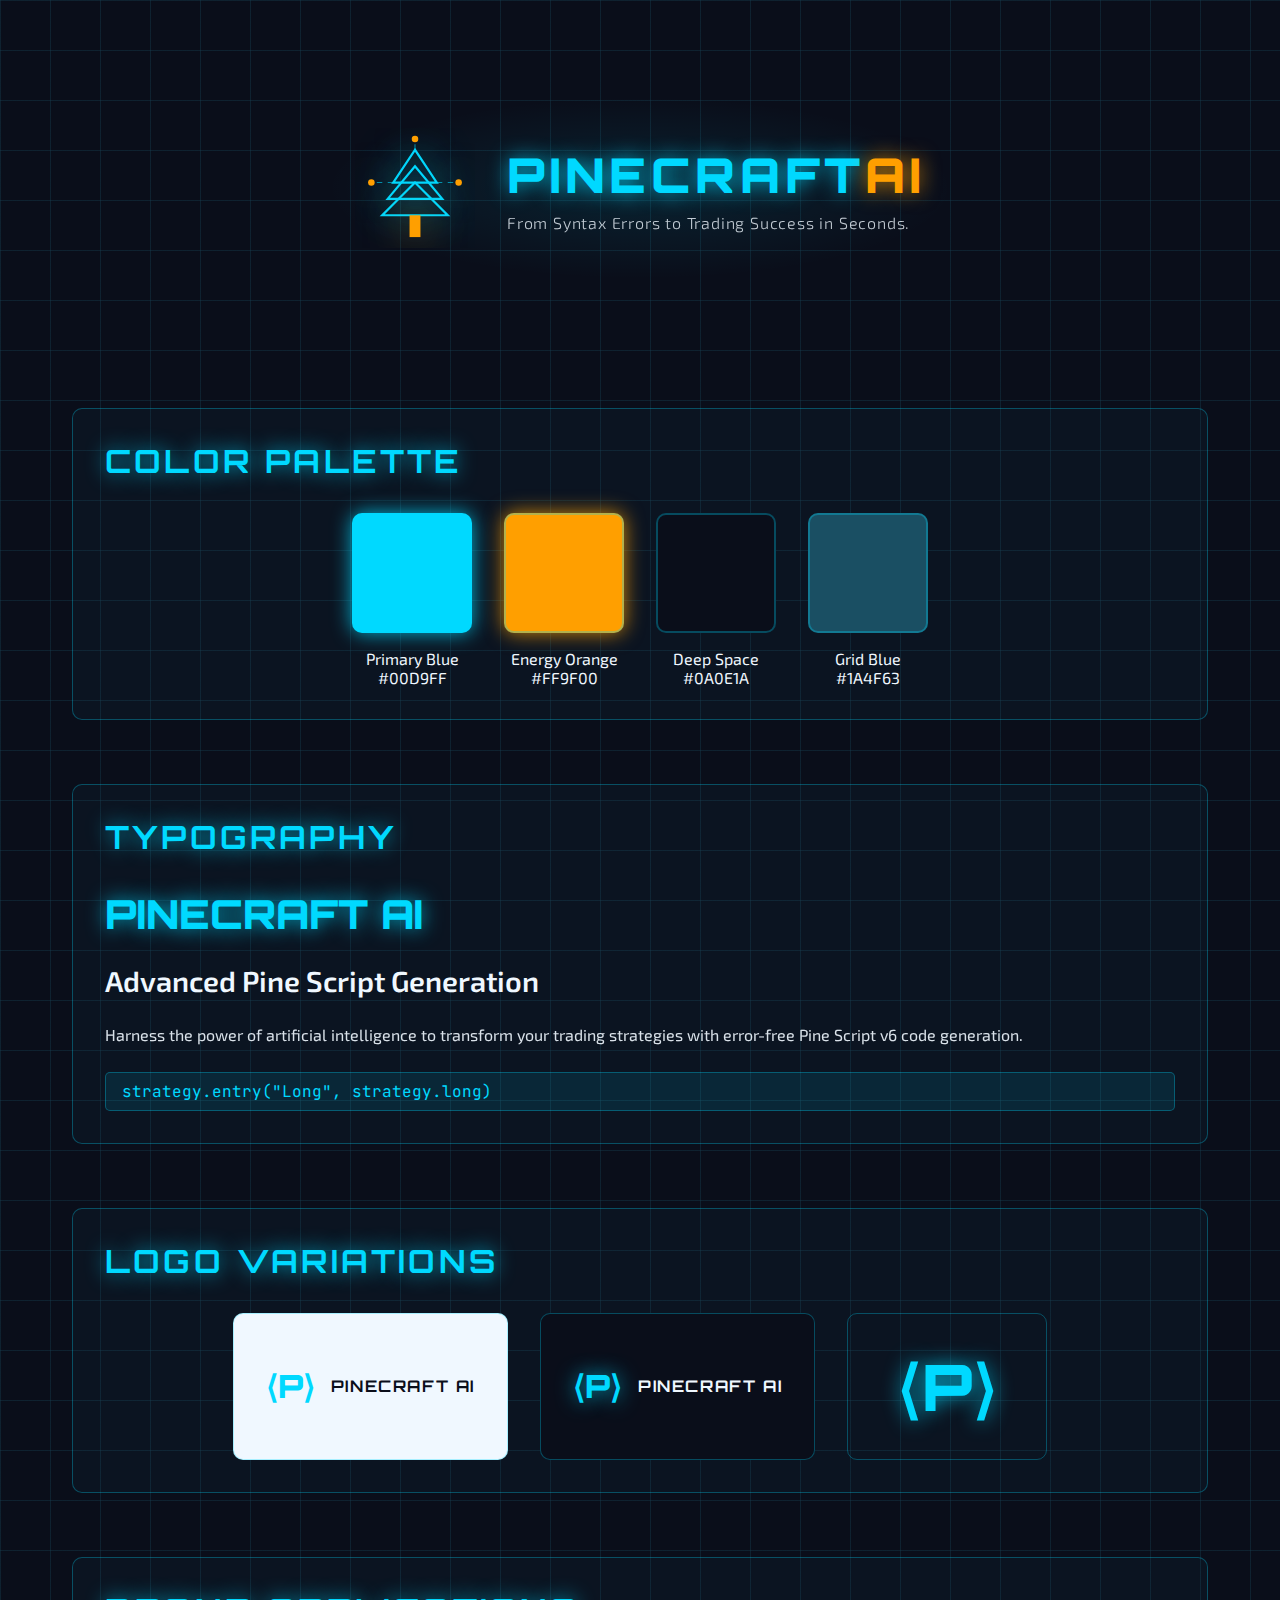
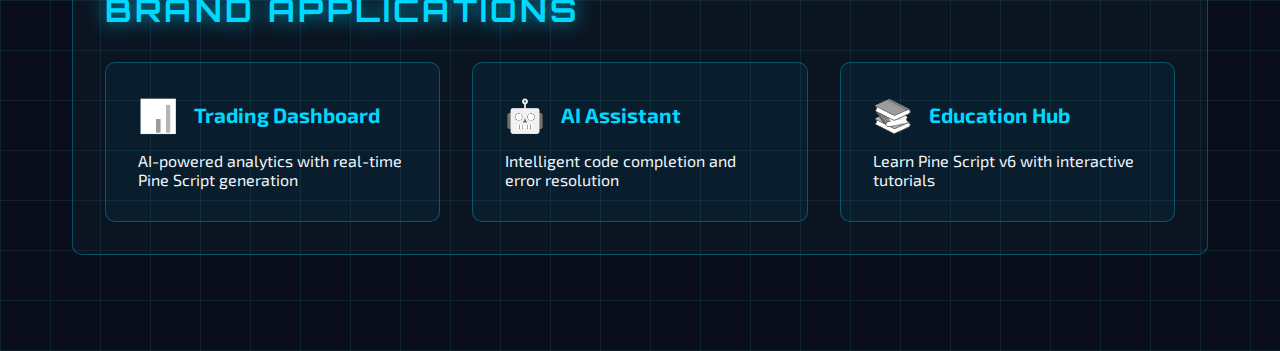
<file: PineCraft AI Branding/pinecraft-ai-branding.html>
<!DOCTYPE html>
<html lang="en">
<head>
    <meta charset="UTF-8">
    <meta name="viewport" content="width=device-width, initial-scale=1.0">
    <title>PineCraft AI - Branding Showcase</title>
    <link rel="stylesheet" href="pinecraft-styles.css">
</head>
<body>
    <div class="grid-background">
        <div class="container">
            <!-- Logo Section -->
            <div class="logo-container">
                <div class="logo" style="max-width: 700px;">
                    <div class="pine-icon">
                        <svg viewBox="0 -10 100 110" class="pine-svg">
                            <!-- Geometric Pine Tree -->
                            <polygon points="50,10 30,40 70,40" class="pine-top"/>
                            <polygon points="50,25 25,55 75,55" class="pine-middle"/>
                            <polygon points="50,40 20,70 80,70" class="pine-bottom"/>
                            <rect x="45" y="70" width="10" height="20" class="pine-trunk"/>
                            
                            <!-- Circuit patterns -->
                            <line x1="50" y1="10" x2="50" y2="0" class="circuit-line"/>
                            <line x1="30" y1="40" x2="10" y2="40" class="circuit-line"/>
                            <line x1="70" y1="40" x2="90" y2="40" class="circuit-line"/>
                            
                            <!-- Data nodes -->
                            <circle cx="50" cy="0" r="3" class="data-node"/>
                            <circle cx="10" cy="40" r="3" class="data-node"/>
                            <circle cx="90" cy="40" r="3" class="data-node"/>
                        </svg>
                    </div>
                    <div class="logo-text">
                        <h1 class="company-name">PINECRAFT<span class="ai-accent">AI</span></h1>
                        <p class="tagline">From Syntax Errors to Trading Success in Seconds.</p>
                    </div>
                </div>
            </div>

            <!-- Color Palette -->
            <div class="section">
                <h2 class="section-title">Color Palette</h2>
                <div class="color-palette">
                    <div class="color-swatch primary">
                        <div class="color-box"></div>
                        <p>Primary Blue<br/>#00D9FF</p>
                    </div>
                    <div class="color-swatch secondary">
                        <div class="color-box"></div>
                        <p>Energy Orange<br/>#FF9F00</p>
                    </div>
                    <div class="color-swatch dark">
                        <div class="color-box"></div>
                        <p>Deep Space<br/>#0A0E1A</p>
                    </div>
                    <div class="color-swatch accent">
                        <div class="color-box"></div>
                        <p>Grid Blue<br/>#1A4F63</p>
                    </div>
                </div>
            </div>

            <!-- Typography -->
            <div class="section">
                <h2 class="section-title">Typography</h2>
                <div class="typography-showcase">
                    <h1 class="display-font">PINECRAFT AI</h1>
                    <h2 class="heading-font">Advanced Pine Script Generation</h2>
                    <p class="body-font">Harness the power of artificial intelligence to transform your trading strategies with error-free Pine Script v6 code generation.</p>
                    <code class="code-font">strategy.entry("Long", strategy.long)</code>
                </div>
            </div>

            <!-- Logo Variations -->
            <div class="section">
                <h2 class="section-title">Logo Variations</h2>
                <div class="logo-variations">
                    <div class="logo-variant light-bg">
                        <div class="mini-logo">
                            <span class="logo-mark">⟨P⟩</span>
                            <span class="logo-text-small">PINECRAFT AI</span>
                        </div>
                    </div>
                    <div class="logo-variant dark-bg">
                        <div class="mini-logo">
                            <span class="logo-mark">⟨P⟩</span>
                            <span class="logo-text-small">PINECRAFT AI</span>
                        </div>
                    </div>
                    <div class="logo-variant icon-only">
                        <span class="logo-mark-large">⟨P⟩</span>
                    </div>
                </div>
            </div>

            <!-- Brand Applications -->
            <div class="section">
                <h2 class="section-title">Brand Applications</h2>
                <div class="applications">
                    <div class="app-card">
                        <div class="card-header">
                            <span class="icon">📊</span>
                            <h3>Trading Dashboard</h3>
                        </div>
                        <p>AI-powered analytics with real-time Pine Script generation</p>
                    </div>
                    <div class="app-card">
                        <div class="card-header">
                            <span class="icon">🤖</span>
                            <h3>AI Assistant</h3>
                        </div>
                        <p>Intelligent code completion and error resolution</p>
                    </div>
                    <div class="app-card">
                        <div class="card-header">
                            <span class="icon">📚</span>
                            <h3>Education Hub</h3>
                        </div>
                        <p>Learn Pine Script v6 with interactive tutorials</p>
                    </div>
                </div>
            </div>
        </div>
    </div>
</body>
</html>
</file>
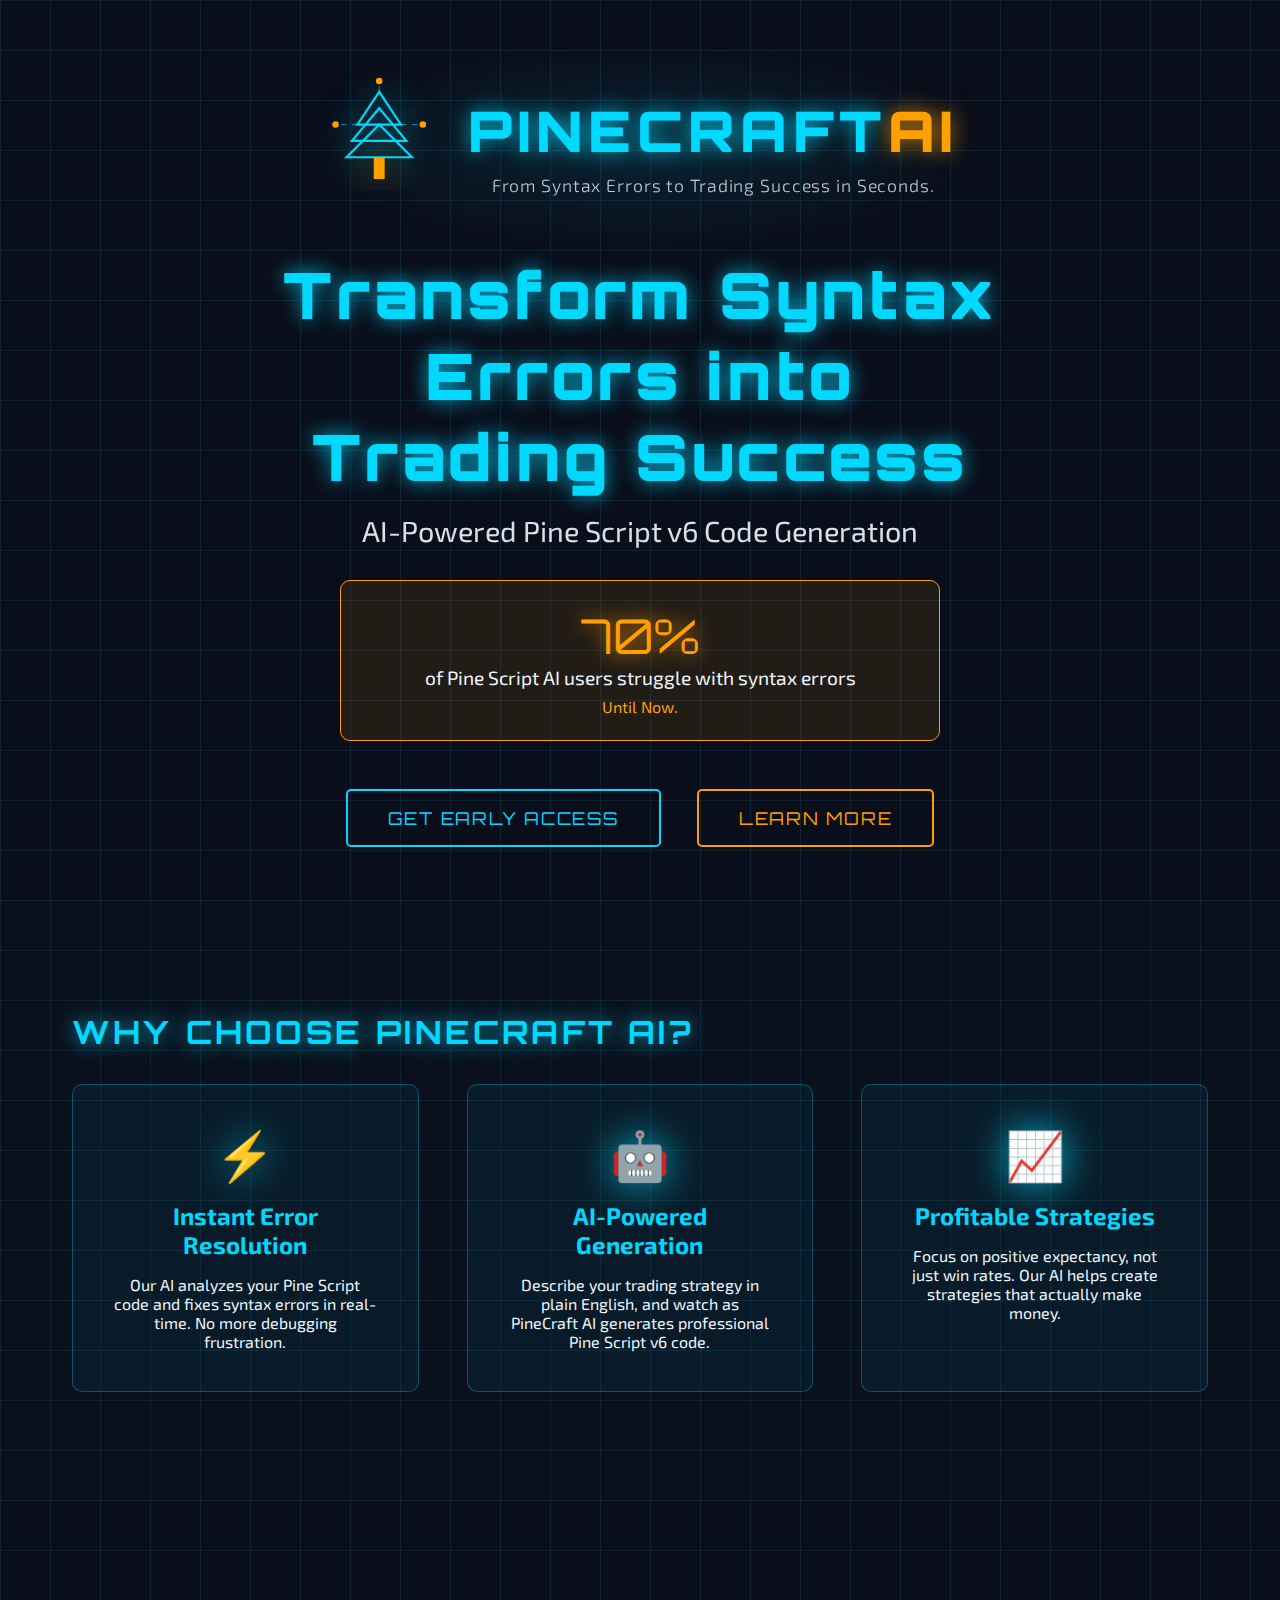
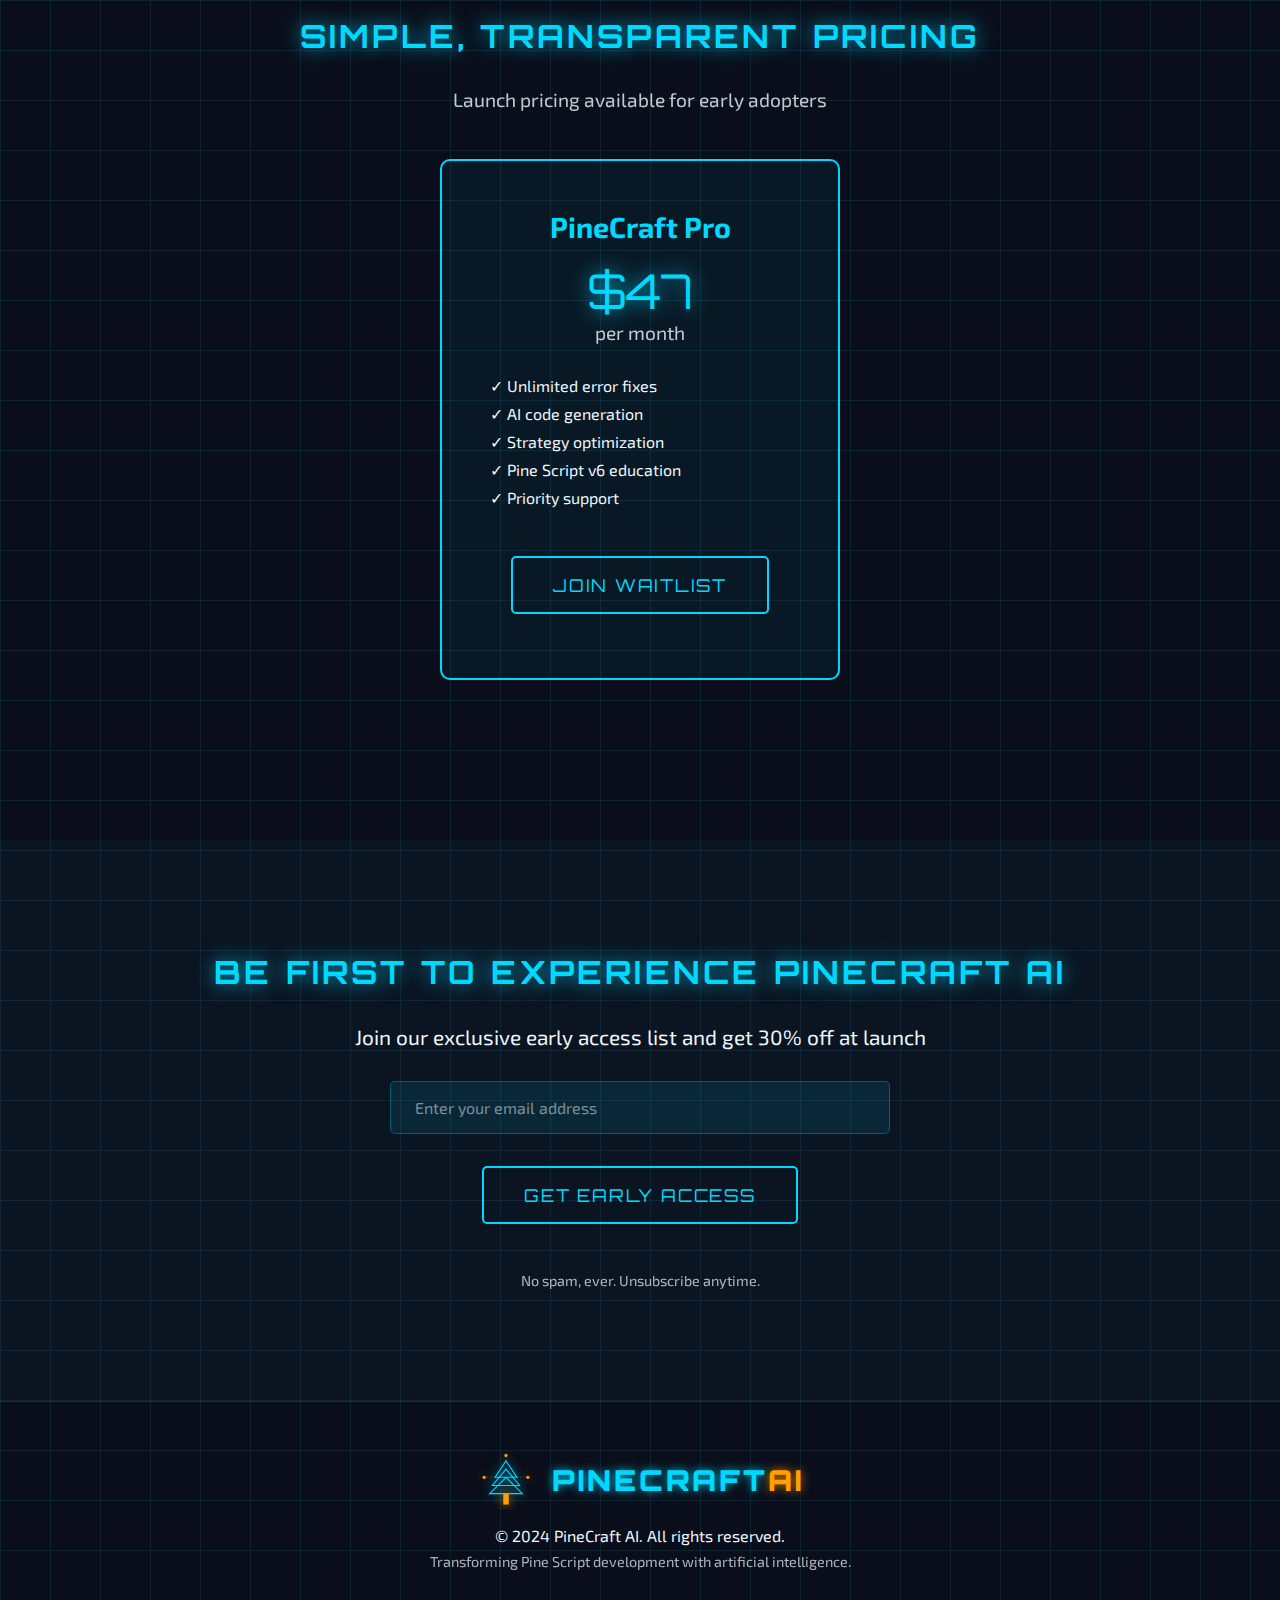
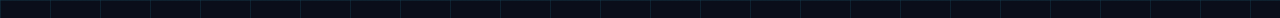
<file: PineCraft AI Landing Page/pinecraft-landing-page.html>
<!DOCTYPE html>
<html lang="en">
<head>
    <meta charset="UTF-8">
    <meta name="viewport" content="width=device-width, initial-scale=1.0">
    <title>PineCraft AI - Transform Pine Script Errors into Trading Success</title>
    <meta name="description" content="AI-powered Pine Script v6 code generation. Fix syntax errors instantly and create profitable trading strategies in seconds.">
    
    <!-- Branding CSS -->
    <link rel="stylesheet" href="../PineCraft AI Branding/pinecraft-styles.css">
    
    <!-- Additional Landing Page Styles -->
    <style>
        /* Smooth scrolling */
        html { scroll-behavior: smooth; }
        
        /* Hero Section */
        .hero {
            min-height: 100vh;
            display: flex;
            align-items: center;
            justify-content: center;
            text-align: center;
            position: relative;
            overflow: hidden;
        }
        
        .hero-content {
            z-index: 10;
            max-width: 800px;
            padding: 2rem;
        }
        
        .hero-title {
            font-family: var(--font-display);
            font-size: clamp(2.5rem, 5vw, 4rem);
            font-weight: 900;
            color: var(--primary-blue);
            text-shadow: var(--blue-glow);
            margin-bottom: 1rem;
            letter-spacing: 0.05em;
        }
        
        .hero-subtitle {
            font-family: var(--font-heading);
            font-size: clamp(1.2rem, 3vw, 1.8rem);
            color: var(--electric-white);
            margin-bottom: 2rem;
            opacity: 0.9;
        }
        
        .stat-highlight {
            background: rgba(255, 159, 0, 0.1);
            border: 1px solid var(--secondary-orange);
            border-radius: 10px;
            padding: 1.5rem;
            margin: 2rem auto;
            max-width: 600px;
        }
        
        .stat-number {
            font-family: var(--font-display);
            font-size: 3rem;
            color: var(--secondary-orange);
            text-shadow: var(--orange-glow);
        }
        
        /* CTA Button */
        .cta-button {
            display: inline-block;
            background: transparent;
            border: 2px solid var(--primary-blue);
            color: var(--primary-blue);
            padding: 1rem 2.5rem;
            font-family: var(--font-display);
            font-size: 1.1rem;
            text-transform: uppercase;
            letter-spacing: 0.1em;
            text-decoration: none;
            border-radius: 5px;
            transition: all 0.3s ease;
            cursor: pointer;
            margin: 1rem;
        }
        
        .cta-button:hover {
            background: var(--primary-blue);
            color: var(--deep-space);
            box-shadow: var(--blue-glow);
            transform: translateY(-2px);
        }
        
        .cta-button.secondary {
            border-color: var(--secondary-orange);
            color: var(--secondary-orange);
        }
        
        .cta-button.secondary:hover {
            background: var(--secondary-orange);
            box-shadow: var(--orange-glow);
        }
        
        /* Benefits Section */
        .benefits {
            padding: 5rem 2rem;
            background: rgba(26, 79, 99, 0.05);
        }
        
        .benefits-grid {
            display: grid;
            grid-template-columns: repeat(auto-fit, minmax(300px, 1fr));
            gap: 3rem;
            max-width: 1200px;
            margin: 0 auto;
        }
        
        .benefit-card {
            background: rgba(0, 217, 255, 0.05);
            border: 1px solid rgba(0, 217, 255, 0.3);
            border-radius: 10px;
            padding: 2.5rem;
            text-align: center;
            transition: all 0.3s ease;
            position: relative;
            overflow: hidden;
        }
        
        .benefit-card::before {
            content: '';
            position: absolute;
            top: 0;
            left: -100%;
            width: 100%;
            height: 2px;
            background: linear-gradient(90deg, transparent, var(--primary-blue), transparent);
            animation: scan-line 3s linear infinite;
        }
        
        .benefit-card:hover {
            transform: translateY(-10px);
            background: rgba(0, 217, 255, 0.1);
            box-shadow: 0 10px 30px rgba(0, 217, 255, 0.3);
        }
        
        .benefit-icon {
            font-size: 3rem;
            margin-bottom: 1rem;
            filter: drop-shadow(var(--blue-glow));
        }
        
        .benefit-title {
            font-family: var(--font-heading);
            font-size: 1.5rem;
            color: var(--primary-blue);
            margin-bottom: 1rem;
        }
        
        /* Pricing Preview */
        .pricing {
            padding: 5rem 2rem;
            text-align: center;
        }
        
        .pricing-card {
            max-width: 400px;
            margin: 3rem auto;
            background: rgba(0, 217, 255, 0.05);
            border: 2px solid var(--primary-blue);
            border-radius: 10px;
            padding: 3rem;
            position: relative;
            overflow: hidden;
        }
        
        .price {
            font-family: var(--font-display);
            font-size: 3rem;
            color: var(--primary-blue);
            text-shadow: var(--blue-glow);
        }
        
        .price-period {
            font-size: 1.2rem;
            color: var(--electric-white);
            opacity: 0.8;
        }
        
        /* Email Capture */
        .email-section {
            padding: 5rem 2rem;
            background: rgba(26, 79, 99, 0.1);
            text-align: center;
        }
        
        .email-form {
            max-width: 500px;
            margin: 2rem auto;
            display: flex;
            gap: 1rem;
            flex-wrap: wrap;
            justify-content: center;
        }
        
        .email-input {
            flex: 1;
            min-width: 250px;
            padding: 1rem 1.5rem;
            background: rgba(0, 217, 255, 0.1);
            border: 1px solid rgba(0, 217, 255, 0.3);
            border-radius: 5px;
            color: var(--electric-white);
            font-family: var(--font-body);
            font-size: 1rem;
            transition: all 0.3s ease;
        }
        
        .email-input:focus {
            outline: none;
            border-color: var(--primary-blue);
            box-shadow: 0 0 10px rgba(0, 217, 255, 0.3);
        }
        
        .email-input::placeholder {
            color: rgba(240, 248, 255, 0.5);
        }
        
        /* Footer */
        .footer {
            padding: 3rem 2rem;
            text-align: center;
            border-top: 1px solid rgba(0, 217, 255, 0.2);
        }
        
        /* Animations */
        @keyframes float {
            0%, 100% { transform: translateY(0); }
            50% { transform: translateY(-20px); }
        }
        
        .float-animation {
            animation: float 3s ease-in-out infinite;
        }
        
        /* Logo animations from branding */
        @keyframes pulse-blue {
            0%, 100% { opacity: 0.8; }
            50% { opacity: 1; }
        }
        
        @keyframes pulse-orange {
            0%, 100% { opacity: 0.8; }
            50% { opacity: 1; }
        }
        
        @keyframes circuit-flow {
            to { stroke-dashoffset: -10; }
        }
        
        .pine-top, .pine-middle, .pine-bottom {
            animation: pulse-blue 2s ease-in-out infinite;
        }
        
        .pine-trunk {
            animation: pulse-orange 2s ease-in-out infinite;
        }
        
        .circuit-line {
            animation: circuit-flow 2s linear infinite;
        }
        
        .data-node {
            animation: pulse-orange 1s ease-in-out infinite;
        }
    </style>
    
    <!-- Microsoft Clarity - Add your tracking code here -->
    <script type="text/javascript">
    /* 
    SETUP INSTRUCTIONS:
    1. Go to clarity.microsoft.com and sign up (it's free!)
    2. Create a new project for PineCraft AI
    3. Copy your tracking code and paste it here
    4. It will look something like this:
    
    (function(c,l,a,r,i,t,y){
        c[a]=c[a]||function(){(c[a].q=c[a].q||[]).push(arguments)};
        t=l.createElement(r);t.async=1;t.src="https://www.clarity.ms/tag/"+i;
        y=l.getElementsByTagName(r)[0];y.parentNode.insertBefore(t,y);
    })(window, document, "clarity", "script", "YOUR-PROJECT-ID");
    */
    </script>
</head>
<body>
    <div class="grid-background">
        <!-- Hero Section -->
        <section class="hero">
            <div class="hero-content">
                <div class="float-animation">
                    <div class="logo" style="max-width: 700px; margin: 0 auto;">
                        <div class="pine-icon" style="width: 120px; height: 120px; margin: 0 auto 2rem;">
                            <svg viewBox="0 -10 100 110" class="pine-svg" style="width: 100%; height: 100%;">
                                <!-- Geometric Pine Tree -->
                                <polygon points="50,10 30,40 70,40" class="pine-top" fill="none" stroke="#00D9FF" stroke-width="2" filter="drop-shadow(0 0 20px rgba(0, 217, 255, 0.8))"/>
                                <polygon points="50,25 25,55 75,55" class="pine-middle" fill="none" stroke="#00D9FF" stroke-width="2" filter="drop-shadow(0 0 20px rgba(0, 217, 255, 0.8))"/>
                                <polygon points="50,40 20,70 80,70" class="pine-bottom" fill="none" stroke="#00D9FF" stroke-width="2" filter="drop-shadow(0 0 20px rgba(0, 217, 255, 0.8))"/>
                                <rect x="45" y="70" width="10" height="20" class="pine-trunk" fill="#FF9F00" filter="drop-shadow(0 0 20px rgba(255, 159, 0, 0.8))"/>
                                
                                <!-- Circuit patterns -->
                                <line x1="50" y1="10" x2="50" y2="0" class="circuit-line" stroke="#00D9FF" stroke-width="1" stroke-dasharray="5,5" opacity="0.6"/>
                                <line x1="30" y1="40" x2="10" y2="40" class="circuit-line" stroke="#00D9FF" stroke-width="1" stroke-dasharray="5,5" opacity="0.6"/>
                                <line x1="70" y1="40" x2="90" y2="40" class="circuit-line" stroke="#00D9FF" stroke-width="1" stroke-dasharray="5,5" opacity="0.6"/>
                                
                                <!-- Data nodes -->
                                <circle cx="50" cy="0" r="3" class="data-node" fill="#FF9F00" filter="drop-shadow(0 0 20px rgba(255, 159, 0, 0.8))"/>
                                <circle cx="10" cy="40" r="3" class="data-node" fill="#FF9F00" filter="drop-shadow(0 0 20px rgba(255, 159, 0, 0.8))"/>
                                <circle cx="90" cy="40" r="3" class="data-node" fill="#FF9F00" filter="drop-shadow(0 0 20px rgba(255, 159, 0, 0.8))"/>
                            </svg>
                        </div>
                        <div class="logo-text" style="text-align: center;">
                            <h1 class="company-name" style="font-family: var(--font-display); font-size: 3.5rem; font-weight: 900; letter-spacing: 0.1em; margin-bottom: 0.5rem;">
                                <span style="color: #00D9FF; text-shadow: 0 0 20px rgba(0, 217, 255, 0.8);">PINECRAFT</span><span style="color: #FF9F00; text-shadow: 0 0 20px rgba(255, 159, 0, 0.8);">AI</span>
                            </h1>
                            <p class="tagline" style="font-family: var(--font-heading); font-size: 1.1rem; font-weight: 300; color: #F0F8FF; opacity: 0.8; letter-spacing: 0.05em;">
                                From Syntax Errors to Trading Success in Seconds.
                            </p>
                        </div>
                    </div>
                </div>
                
                <h1 class="hero-title">Transform Syntax Errors into Trading Success</h1>
                <p class="hero-subtitle">AI-Powered Pine Script v6 Code Generation</p>
                
                <div class="stat-highlight">
                    <p><span class="stat-number">70%</span></p>
                    <p style="color: var(--electric-white); font-size: 1.2rem;">of Pine Script AI users struggle with syntax errors</p>
                    <p style="color: var(--secondary-orange); margin-top: 0.5rem;">Until Now.</p>
                </div>
                
                <div>
                    <a href="#email-capture" class="cta-button">Get Early Access</a>
                    <a href="#benefits" class="cta-button secondary">Learn More</a>
                </div>
            </div>
        </section>
        
        <!-- Benefits Section -->
        <section id="benefits" class="benefits">
            <div class="container">
                <h2 class="section-title">Why Choose PineCraft AI?</h2>
                <div class="benefits-grid">
                    <div class="benefit-card">
                        <div class="benefit-icon">⚡</div>
                        <h3 class="benefit-title">Instant Error Resolution</h3>
                        <p>Our AI analyzes your Pine Script code and fixes syntax errors in real-time. No more debugging frustration.</p>
                    </div>
                    
                    <div class="benefit-card">
                        <div class="benefit-icon">🤖</div>
                        <h3 class="benefit-title">AI-Powered Generation</h3>
                        <p>Describe your trading strategy in plain English, and watch as PineCraft AI generates professional Pine Script v6 code.</p>
                    </div>
                    
                    <div class="benefit-card">
                        <div class="benefit-icon">📈</div>
                        <h3 class="benefit-title">Profitable Strategies</h3>
                        <p>Focus on positive expectancy, not just win rates. Our AI helps create strategies that actually make money.</p>
                    </div>
                </div>
            </div>
        </section>
        
        <!-- Pricing Preview -->
        <section id="pricing" class="pricing">
            <div class="container">
                <h2 class="section-title">Simple, Transparent Pricing</h2>
                <p style="font-size: 1.2rem; opacity: 0.8; margin-bottom: 2rem;">Launch pricing available for early adopters</p>
                
                <div class="pricing-card">
                    <h3 style="font-family: var(--font-heading); font-size: 1.8rem; color: var(--primary-blue); margin-bottom: 1rem;">PineCraft Pro</h3>
                    <div class="price">$47</div>
                    <div class="price-period">per month</div>
                    
                    <ul style="text-align: left; margin: 2rem 0; list-style: none;">
                        <li style="margin: 0.5rem 0;">✓ Unlimited error fixes</li>
                        <li style="margin: 0.5rem 0;">✓ AI code generation</li>
                        <li style="margin: 0.5rem 0;">✓ Strategy optimization</li>
                        <li style="margin: 0.5rem 0;">✓ Pine Script v6 education</li>
                        <li style="margin: 0.5rem 0;">✓ Priority support</li>
                    </ul>
                    
                    <a href="#email-capture" class="cta-button">Join Waitlist</a>
                </div>
            </div>
        </section>
        
        <!-- Email Capture Section -->
        <section id="email-capture" class="email-section">
            <div class="container">
                <h2 class="section-title">Be First to Experience PineCraft AI</h2>
                <p style="font-size: 1.3rem; margin-bottom: 2rem;">Join our exclusive early access list and get 30% off at launch</p>
                
                <!-- 
                EMAIL FORM SETUP OPTIONS:
                
                Choose ONE of these options and follow the instructions:
                
                OPTION 1 - ConvertKit:
                1. Sign up at convertkit.com
                2. Create a form
                3. Get the HTML embed code
                4. Replace the form below
                
                OPTION 2 - Mailchimp:
                1. Sign up at mailchimp.com
                2. Create an embedded form
                3. Copy the form code
                4. Replace the form below
                
                OPTION 3 - Tally Forms (Easiest!):
                1. Go to tally.so
                2. Create a simple email capture form
                3. Click "Share" and get the embed code
                4. Replace the form below
                -->
                
                <!-- Simple form placeholder - Replace with your email service -->
                <form class="email-form" action="#" method="post">
                    <input type="email" class="email-input" placeholder="Enter your email address" required>
                    <button type="submit" class="cta-button">Get Early Access</button>
                </form>
                
                <p style="font-size: 0.9rem; opacity: 0.7; margin-top: 1rem;">
                    No spam, ever. Unsubscribe anytime.
                </p>
            </div>
        </section>
        
        <!-- Footer -->
        <footer class="footer">
            <div style="max-width: 400px; margin: 0 auto;">
                <div style="display: flex; align-items: center; justify-content: center; gap: 1rem; margin-bottom: 1rem;">
                    <div style="width: 60px; height: 60px;">
                        <svg viewBox="0 -10 100 110" style="width: 100%; height: 100%;">
                            <!-- Geometric Pine Tree -->
                            <polygon points="50,10 30,40 70,40" fill="none" stroke="#00D9FF" stroke-width="2" filter="drop-shadow(0 0 10px rgba(0, 217, 255, 0.8))"/>
                            <polygon points="50,25 25,55 75,55" fill="none" stroke="#00D9FF" stroke-width="2" filter="drop-shadow(0 0 10px rgba(0, 217, 255, 0.8))"/>
                            <polygon points="50,40 20,70 80,70" fill="none" stroke="#00D9FF" stroke-width="2" filter="drop-shadow(0 0 10px rgba(0, 217, 255, 0.8))"/>
                            <rect x="45" y="70" width="10" height="20" fill="#FF9F00" filter="drop-shadow(0 0 10px rgba(255, 159, 0, 0.8))"/>
                            
                            <!-- Circuit patterns -->
                            <line x1="50" y1="10" x2="50" y2="0" stroke="#00D9FF" stroke-width="1" stroke-dasharray="3,3" opacity="0.6"/>
                            <line x1="30" y1="40" x2="10" y2="40" stroke="#00D9FF" stroke-width="1" stroke-dasharray="3,3" opacity="0.6"/>
                            <line x1="70" y1="40" x2="90" y2="40" stroke="#00D9FF" stroke-width="1" stroke-dasharray="3,3" opacity="0.6"/>
                            
                            <!-- Data nodes -->
                            <circle cx="50" cy="0" r="3" fill="#FF9F00" filter="drop-shadow(0 0 10px rgba(255, 159, 0, 0.8))"/>
                            <circle cx="10" cy="40" r="3" fill="#FF9F00" filter="drop-shadow(0 0 10px rgba(255, 159, 0, 0.8))"/>
                            <circle cx="90" cy="40" r="3" fill="#FF9F00" filter="drop-shadow(0 0 10px rgba(255, 159, 0, 0.8))"/>
                        </svg>
                    </div>
                    <div>
                        <h2 style="font-family: var(--font-display); font-size: 1.8rem; font-weight: 900; letter-spacing: 0.1em; margin: 0;">
                            <span style="color: #00D9FF; text-shadow: 0 0 10px rgba(0, 217, 255, 0.8);">PINECRAFT</span><span style="color: #FF9F00; text-shadow: 0 0 10px rgba(255, 159, 0, 0.8);">AI</span>
                        </h2>
                    </div>
                </div>
            </div>
            <p>&copy; 2024 PineCraft AI. All rights reserved.</p>
            <p style="font-size: 0.9rem; opacity: 0.7; margin-top: 0.5rem;">
                Transforming Pine Script development with artificial intelligence.
            </p>
        </footer>
    </div>
</body>
</html>
</file>
<file: PineCraft AI Branding/pinecraft-styles.css>
/* PineCraft AI - Tron Legacy Inspired Styles */

@import url('https://fonts.googleapis.com/css2?family=Orbitron:wght@400;700;900&family=Exo+2:wght@300;400;600&family=JetBrains+Mono:wght@400;600&display=swap');

:root {
    /* Primary Colors - Tron Legacy Inspired */
    --primary-blue: #00D9FF;
    --secondary-orange: #FF9F00;
    --deep-space: #0A0E1A;
    --grid-blue: #1A4F63;
    --electric-white: #F0F8FF;
    
    /* Glow Effects */
    --blue-glow: 0 0 20px rgba(0, 217, 255, 0.8);
    --orange-glow: 0 0 20px rgba(255, 159, 0, 0.8);
    
    /* Typography */
    --font-display: 'Orbitron', monospace;
    --font-heading: 'Exo 2', sans-serif;
    --font-body: 'Exo 2', sans-serif;
    --font-code: 'JetBrains Mono', monospace;
}

* {
    margin: 0;
    padding: 0;
    box-sizing: border-box;
}

body {
    background-color: var(--deep-space);
    color: var(--electric-white);
    font-family: var(--font-body);
    overflow-x: hidden;
}

/* Grid Background - Tron Style */
.grid-background {
    position: relative;
    min-height: 100vh;
    background-image: 
        linear-gradient(rgba(26, 79, 99, 0.3) 1px, transparent 1px),
        linear-gradient(90deg, rgba(26, 79, 99, 0.3) 1px, transparent 1px);
    background-size: 50px 50px;
    animation: grid-move 10s linear infinite;
}

@keyframes grid-move {
    0% { background-position: 0 0, 0 0; }
    100% { background-position: 50px 50px, 50px 50px; }
}

.container {
    max-width: 1200px;
    margin: 0 auto;
    padding: 2rem;
    position: relative;
}

/* Logo Container */
.logo-container {
    text-align: center;
    padding: 4rem 0;
    position: relative;
}

.logo {
    display: inline-flex;
    align-items: center;
    gap: 2rem;
    padding: 2rem;
    background: radial-gradient(ellipse at center, rgba(0, 217, 255, 0.1) 0%, transparent 70%);
    border-radius: 10px;
}

/* Pine Icon SVG Styling */
.pine-icon {
    width: 120px;
    height: 120px;
    position: relative;
}

.pine-svg {
    width: 100%;
    height: 100%;
}

.pine-top, .pine-middle, .pine-bottom {
    fill: none;
    stroke: var(--primary-blue);
    stroke-width: 2;
    filter: drop-shadow(var(--blue-glow));
    animation: pulse-blue 2s ease-in-out infinite;
}

.pine-trunk {
    fill: var(--secondary-orange);
    filter: drop-shadow(var(--orange-glow));
    animation: pulse-orange 2s ease-in-out infinite;
}

.circuit-line {
    stroke: var(--primary-blue);
    stroke-width: 1;
    stroke-dasharray: 5, 5;
    animation: circuit-flow 2s linear infinite;
    opacity: 0.6;
}

.data-node {
    fill: var(--secondary-orange);
    filter: drop-shadow(var(--orange-glow));
    animation: node-pulse 1s ease-in-out infinite;
}

@keyframes pulse-blue {
    0%, 100% { opacity: 0.8; }
    50% { opacity: 1; }
}

@keyframes pulse-orange {
    0%, 100% { opacity: 0.8; }
    50% { opacity: 1; }
}

@keyframes circuit-flow {
    to { stroke-dashoffset: -10; }
}

@keyframes node-pulse {
    0%, 100% { r: 3; opacity: 0.6; }
    50% { r: 4; opacity: 1; }
}

/* Logo Text */
.logo-text {
    text-align: left;
}

.company-name {
    font-family: var(--font-display);
    font-size: 3rem;
    font-weight: 900;
    letter-spacing: 0.1em;
    color: var(--primary-blue);
    text-shadow: var(--blue-glow);
    margin-bottom: 0.5rem;
}

.ai-accent {
    color: var(--secondary-orange);
    text-shadow: var(--orange-glow);
}

.tagline {
    font-family: var(--font-heading);
    font-size: 1rem;
    font-weight: 300;
    color: var(--electric-white);
    opacity: 0.8;
    letter-spacing: 0.05em;
}

/* Sections */
.section {
    margin: 4rem 0;
    padding: 2rem;
    background: rgba(26, 79, 99, 0.1);
    border: 1px solid rgba(0, 217, 255, 0.3);
    border-radius: 10px;
    position: relative;
    overflow: hidden;
}

.section::before {
    content: '';
    position: absolute;
    top: 0;
    left: -100%;
    width: 100%;
    height: 2px;
    background: linear-gradient(90deg, transparent, var(--primary-blue), transparent);
    animation: scan-line 3s linear infinite;
}

@keyframes scan-line {
    to { left: 100%; }
}

.section-title {
    font-family: var(--font-display);
    font-size: 2rem;
    font-weight: 700;
    color: var(--primary-blue);
    text-shadow: var(--blue-glow);
    margin-bottom: 2rem;
    text-transform: uppercase;
    letter-spacing: 0.1em;
}

/* Color Palette */
.color-palette {
    display: flex;
    gap: 2rem;
    flex-wrap: wrap;
    justify-content: center;
}

.color-swatch {
    text-align: center;
}

.color-box {
    width: 120px;
    height: 120px;
    border-radius: 10px;
    margin-bottom: 1rem;
    border: 2px solid rgba(0, 217, 255, 0.3);
    position: relative;
    overflow: hidden;
}

.primary .color-box {
    background: var(--primary-blue);
    box-shadow: var(--blue-glow);
}

.secondary .color-box {
    background: var(--secondary-orange);
    box-shadow: var(--orange-glow);
}

.dark .color-box {
    background: var(--deep-space);
}

.accent .color-box {
    background: var(--grid-blue);
}

/* Typography Showcase */
.typography-showcase {
    display: flex;
    flex-direction: column;
    gap: 1.5rem;
}

.display-font {
    font-family: var(--font-display);
    font-size: 2.5rem;
    font-weight: 900;
    color: var(--primary-blue);
    text-shadow: var(--blue-glow);
}

.heading-font {
    font-family: var(--font-heading);
    font-size: 1.8rem;
    font-weight: 600;
    color: var(--electric-white);
}

.body-font {
    font-family: var(--font-body);
    font-size: 1rem;
    line-height: 1.6;
    color: var(--electric-white);
    opacity: 0.9;
}

.code-font {
    font-family: var(--font-code);
    font-size: 1rem;
    background: rgba(0, 217, 255, 0.1);
    padding: 0.5rem 1rem;
    border-radius: 5px;
    border: 1px solid rgba(0, 217, 255, 0.3);
    color: var(--primary-blue);
    display: inline-block;
}

/* Logo Variations */
.logo-variations {
    display: flex;
    gap: 2rem;
    justify-content: center;
    flex-wrap: wrap;
}

.logo-variant {
    padding: 2rem;
    border-radius: 10px;
    border: 1px solid rgba(0, 217, 255, 0.3);
    min-width: 200px;
    display: flex;
    align-items: center;
    justify-content: center;
}

.light-bg {
    background: var(--electric-white);
    color: var(--deep-space);
}

.dark-bg {
    background: var(--deep-space);
}

.icon-only {
    background: transparent;
}

.mini-logo {
    display: flex;
    align-items: center;
    gap: 1rem;
}

.logo-mark, .logo-mark-large {
    font-family: var(--font-display);
    font-weight: 900;
    color: var(--primary-blue);
    text-shadow: var(--blue-glow);
}

.logo-mark {
    font-size: 2rem;
}

.logo-mark-large {
    font-size: 4rem;
}

.logo-text-small {
    font-family: var(--font-display);
    font-size: 1rem;
    font-weight: 700;
    letter-spacing: 0.1em;
}

.light-bg .logo-mark,
.light-bg .logo-text-small {
    text-shadow: none;
}

/* Brand Applications */
.applications {
    display: grid;
    grid-template-columns: repeat(auto-fit, minmax(300px, 1fr));
    gap: 2rem;
}

.app-card {
    background: rgba(0, 217, 255, 0.05);
    border: 1px solid rgba(0, 217, 255, 0.3);
    border-radius: 10px;
    padding: 2rem;
    transition: all 0.3s ease;
    position: relative;
    overflow: hidden;
}

.app-card::before {
    content: '';
    position: absolute;
    top: -2px;
    left: -2px;
    right: -2px;
    bottom: -2px;
    background: linear-gradient(45deg, var(--primary-blue), var(--secondary-orange));
    border-radius: 10px;
    opacity: 0;
    transition: opacity 0.3s ease;
    z-index: -1;
}

.app-card:hover {
    transform: translateY(-5px);
    background: rgba(0, 217, 255, 0.1);
}

.app-card:hover::before {
    opacity: 0.5;
}

.card-header {
    display: flex;
    align-items: center;
    gap: 1rem;
    margin-bottom: 1rem;
}

.icon {
    font-size: 2rem;
    filter: saturate(0) brightness(1.5);
}

.card-header h3 {
    font-family: var(--font-heading);
    font-size: 1.3rem;
    color: var(--primary-blue);
}

/* Responsive Design */
@media (max-width: 768px) {
    .logo {
        flex-direction: column;
        gap: 1rem;
    }
    
    .company-name {
        font-size: 2rem;
    }
    
    .color-palette {
        justify-content: center;
    }
    
    .logo-variations {
        flex-direction: column;
        align-items: center;
    }
}
</file>
